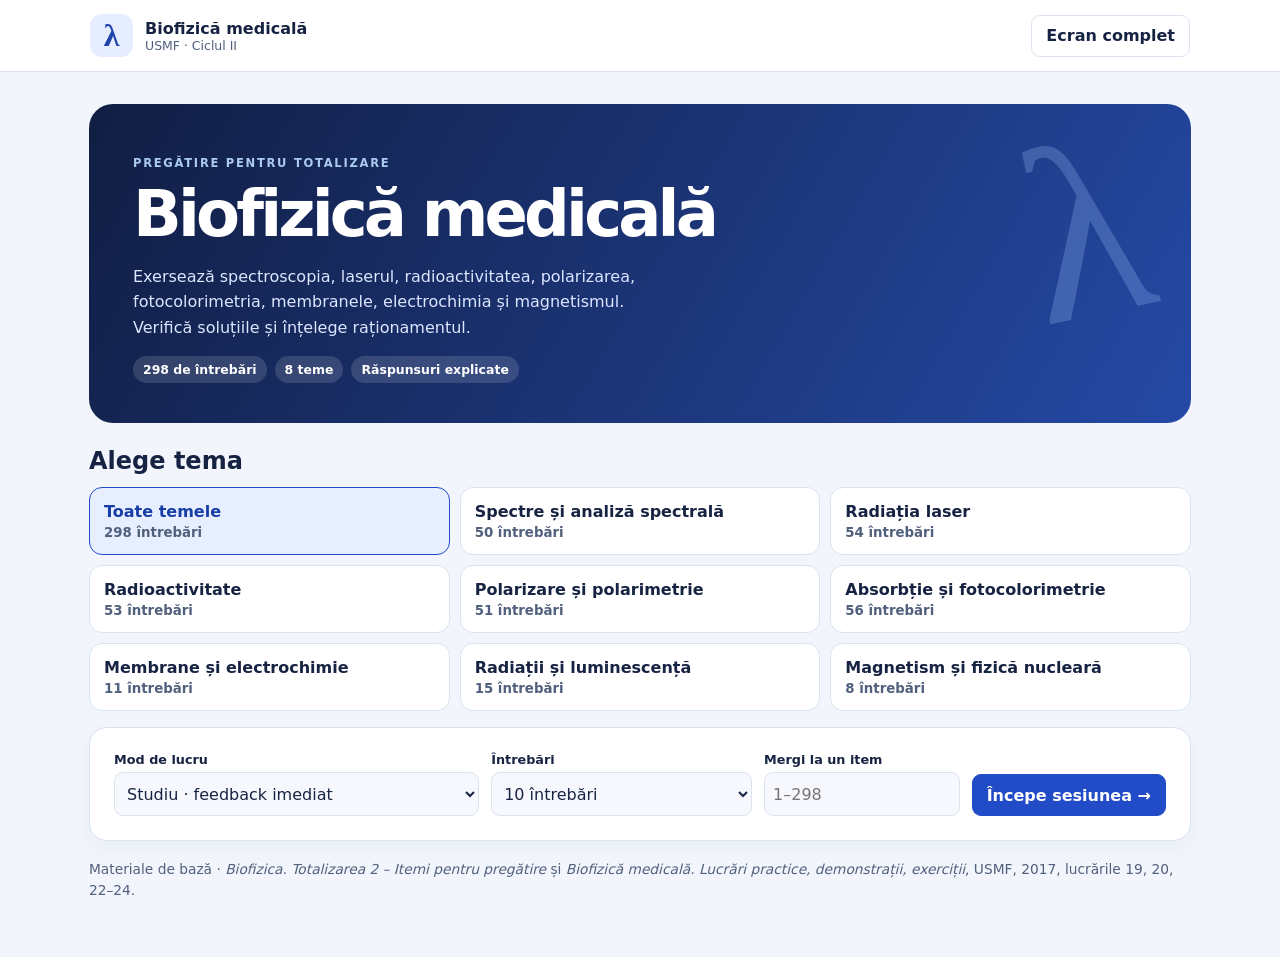
<file: index.html>
<!doctype html>
<html lang="ro">
<head>
<meta charset="utf-8">
<meta name="viewport" content="width=device-width,initial-scale=1">
<title>Biofizică medicală · Ciclul II</title>
<link rel="stylesheet" href="style.css">
<script src="items.js" defer></script>
<script src="quiz.js" defer></script>
</head>
<body>
<header class="top"><div class="brand"><span class="mark" aria-hidden="true">λ</span><span>Biofizică medicală<small>USMF · Ciclul II</small></span></div><button id="full" class="minor">Ecran complet</button></header>
<main>
<section id="home">
<div class="hero"><div class="orbit" aria-hidden="true">λ</div><div class="hero-copy"><p class="eyebrow">PREGĂTIRE PENTRU TOTALIZARE</p><h1>Biofizică medicală</h1><p>Exersează spectroscopia, laserul, radioactivitatea, polarizarea, fotocolorimetria, membranele, electrochimia și magnetismul. Verifică soluțiile și înțelege raționamentul.</p><div class="meta"><span>298 de întrebări</span><span>8 teme</span><span>Răspunsuri explicate</span></div></div></div>
<div class="section-title"><h2>Alege tema</h2><span id="history"></span></div>
<div id="topics" class="topics" aria-label="Teme"></div>
<div class="start card">
<div class="field"><label for="mode">Mod de lucru</label><select id="mode"><option value="study">Studiu · feedback imediat</option><option value="exam">Simulare · feedback la final</option></select></div>
<div class="field"><label for="size">Întrebări</label><select id="size"><option value="10">10 întrebări</option><option value="25">25 de întrebări</option><option value="all">Toate din temă</option></select></div>
<div class="field"><label for="item">Mergi la un item</label><input id="item" type="number" min="1" max="298" placeholder="1–298"></div>
<button id="start" class="primary">Începe sesiunea →</button>
</div>
<p class="sources">Materiale de bază · <cite>Biofizica. Totalizarea 2 – Itemi pentru pregătire</cite> și <cite>Biofizică medicală. Lucrări practice, demonstrații, exerciții</cite>, USMF, 2017, lucrările 19, 20, 22–24.</p>
</section>
<section id="session" hidden>
<div class="section-title"><button class="minor" id="home-back">← Teme</button><span id="position"></span></div>
<progress id="progress" max="100" value="0" aria-label="Progresul sesiunii"></progress>
<article class="card question">
<div class="tags"><span id="topic"></span><span id="original"></span></div>
<h2 id="question" tabindex="-1"></h2>
<img id="figure" alt="Figura din fișa de itemi" hidden>
<form id="options"></form>
<div id="feedback" role="status" hidden></div>
<div class="actions"><button id="back" class="minor">← Înapoi</button><div><button id="check" class="minor">Verifică</button><button id="next" class="primary">Următoarea →</button></div></div>
</article>
</section>
<section id="results" hidden>
<div class="section-title"><button class="minor" id="result-home">← Teme</button></div>
<div class="card summary"><p class="eyebrow">REZULTATUL SESIUNII</p><h2 id="score" tabindex="-1"></h2><p id="score-detail"></p><div class="actions"><button id="retry" class="primary">Reia itemii greșiți</button><label><input id="only-errors" type="checkbox"> Afișează doar greșelile</label></div></div>
<div id="review"></div>
</section>
</main>
</body>
</html>
</file>
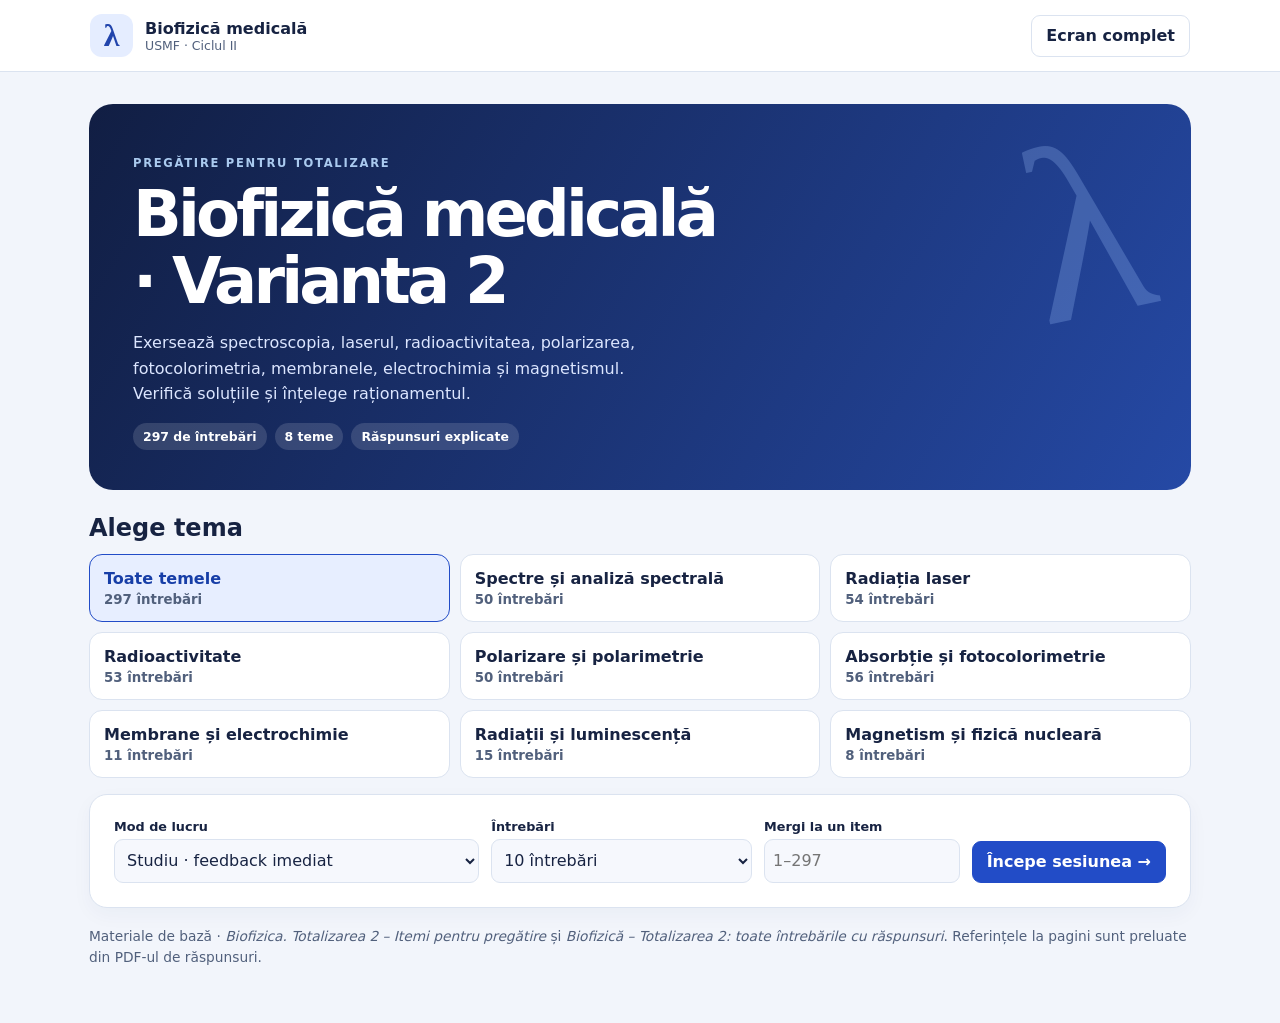
<file: raspunsuri/index.html>
<!doctype html>
<html lang="ro">
<head>
<meta charset="utf-8">
<meta name="viewport" content="width=device-width,initial-scale=1">
<title>Biofizică medicală · Varianta 2</title>
<link rel="stylesheet" href="../style.css">
<script src="items.js" defer></script>
<script src="quiz.js" defer></script>
</head>
<body>
<header class="top"><div class="brand"><span class="mark" aria-hidden="true">λ</span><span>Biofizică medicală<small>USMF · Ciclul II</small></span></div><button id="full" class="minor">Ecran complet</button></header>
<main>
<section id="home">
<div class="hero"><div class="orbit" aria-hidden="true">λ</div><div class="hero-copy"><p class="eyebrow">PREGĂTIRE PENTRU TOTALIZARE</p><h1>Biofizică medicală · Varianta 2</h1><p>Exersează spectroscopia, laserul, radioactivitatea, polarizarea, fotocolorimetria, membranele, electrochimia și magnetismul. Verifică soluțiile și înțelege raționamentul.</p><div class="meta"><span>297 de întrebări</span><span>8 teme</span><span>Răspunsuri explicate</span></div></div></div>
<div class="section-title"><h2>Alege tema</h2><span id="history"></span></div>
<div id="topics" class="topics" aria-label="Teme"></div>
<div class="start card">
<div class="field"><label for="mode">Mod de lucru</label><select id="mode"><option value="study">Studiu · feedback imediat</option><option value="exam">Simulare · feedback la final</option></select></div>
<div class="field"><label for="size">Întrebări</label><select id="size"><option value="10">10 întrebări</option><option value="25">25 de întrebări</option><option value="all">Toate din temă</option></select></div>
<div class="field"><label for="item">Mergi la un item</label><input id="item" type="number" min="1" max="297" placeholder="1–297"></div>
<button id="start" class="primary">Începe sesiunea →</button>
</div>
<p class="sources">Materiale de bază · <cite>Biofizica. Totalizarea 2 – Itemi pentru pregătire</cite> și <cite>Biofizică – Totalizarea 2: toate întrebările cu răspunsuri</cite>. Referințele la pagini sunt preluate din PDF-ul de răspunsuri.</p>
</section>
<section id="session" hidden>
<div class="section-title"><button class="minor" id="home-back">← Teme</button><span id="position"></span></div>
<progress id="progress" max="100" value="0" aria-label="Progresul sesiunii"></progress>
<article class="card question">
<div class="tags"><span id="topic"></span><span id="original"></span></div>
<h2 id="question" tabindex="-1"></h2>
<img id="figure" alt="Figura din fișa de itemi" hidden>
<form id="options"></form>
<div id="feedback" role="status" hidden></div>
<div class="actions"><button id="back" class="minor">← Înapoi</button><div><button id="check" class="minor">Verifică</button><button id="next" class="primary">Următoarea →</button></div></div>
</article>
</section>
<section id="results" hidden>
<div class="section-title"><button class="minor" id="result-home">← Teme</button></div>
<div class="card summary"><p class="eyebrow">REZULTATUL SESIUNII</p><h2 id="score" tabindex="-1"></h2><p id="score-detail"></p><div class="actions"><button id="retry" class="primary">Reia itemii greșiți</button><label><input id="only-errors" type="checkbox"> Afișează doar greșelile</label></div></div>
<div id="review"></div>
</section>
</main>
</body>
</html>
</file>
<file: style.css>
:root{font-family:Inter,system-ui,sans-serif;background:#f2f5fb;color:#172342;--ink:#172342;--muted:#51607c;--line:#dbe3f0;--accent:#224cc7;--paper:#fff}*{box-sizing:border-box}[hidden]{display:none!important}body{margin:0}button,select,input{font:inherit}button{cursor:pointer}button:disabled{opacity:.45;cursor:default}button:focus-visible,select:focus-visible,input:focus-visible{outline:3px solid #7c9dff;outline-offset:2px}.top{min-height:72px;background:var(--paper);border-bottom:1px solid var(--line);display:flex;justify-content:space-between;align-items:center;padding:12px max(4vw,calc((100vw - 1100px)/2))}.brand{display:flex;align-items:center;gap:12px;font-weight:800}.brand small{display:block;font-weight:500;color:var(--muted);font-size:.78rem}.mark{background:#e5edff;color:#2144ac;border-radius:12px;display:grid;place-items:center;width:43px;height:43px;font:700 32px Georgia,serif}main{max-width:1150px;margin:auto;padding:32px 24px 56px}.hero{position:relative;overflow:hidden;background:linear-gradient(120deg,#111e43,#2549a5);color:white;border-radius:24px;padding:40px 44px}.hero-copy{position:relative;max-width:620px}.hero h1{font-size:clamp(2.1rem,5vw,4.1rem);line-height:1.04;letter-spacing:-.06em;margin:10px 0 16px}.hero p:not(.eyebrow){line-height:1.6;color:#dce6ff;max-width:520px}.eyebrow{font-size:.72rem;font-weight:800;letter-spacing:.15em}.hero .eyebrow{color:#aacaef}.orbit{user-select:none;position:absolute;color:#a2c6ff40;font:250px Georgia,serif;right:45px;top:-17px;transform:rotate(-12deg)}.meta,.tags{display:flex;flex-wrap:wrap;gap:8px}.meta span,.tags span{border-radius:100px;padding:6px 10px;font-size:.78rem;font-weight:700}.meta span{background:#ffffff23}.tags span{background:#e9efff;color:#28469e}.section-title{display:flex;justify-content:space-between;align-items:center;gap:10px;margin:24px 0 12px}.section-title h2{margin:0}.section-title span,.sources{color:var(--muted);font-size:.86rem}.topics{display:grid;grid-template-columns:repeat(3,1fr);gap:10px;margin-bottom:16px}.topic-button{background:white;color:var(--ink);border:1px solid var(--line);border-radius:13px;padding:14px;text-align:left;font-weight:700}.topic-button small{display:block;color:var(--muted);margin-top:4px}.topic-button[aria-pressed=true]{border-color:var(--accent);background:#e7eeff;color:#173ea7}.card{background:white;border:1px solid var(--line);border-radius:18px;padding:24px;box-shadow:0 7px 20px #263b5e0a}.start{display:grid;grid-template-columns:1.4fr 1fr .75fr auto;align-items:end;gap:12px}.field label{display:block;font-size:.8rem;font-weight:700;margin-bottom:5px}.field input,.field select{width:100%;min-height:44px;border:1px solid var(--line);border-radius:9px;background:#f6f8fd;padding:8px;color:var(--ink)}.minor,.primary{border:1px solid var(--line);border-radius:9px;background:white;color:var(--ink);min-height:42px;padding:9px 14px;font-weight:700}.primary{background:var(--accent);color:white;border-color:var(--accent)}.primary:hover{background:#173991}.minor:hover{background:#eef3ff}#session,#results{max-width:850px;margin:auto}#session .section-title,#results .section-title{margin-top:0}progress{width:100%;height:10px;accent-color:var(--accent);margin-bottom:12px}.question h2{font-size:clamp(1.2rem,3.4vw,1.75rem);line-height:1.33}.question img,.review-image{max-width:100%;max-height:275px;object-fit:contain;display:block;margin:12px auto;border:1px solid var(--line);border-radius:8px}.choice{display:flex;align-items:baseline;gap:10px;padding:12px;margin:8px 0;border:1px solid var(--line);border-radius:9px;background:#f8faff;cursor:pointer}.choice:has(input:checked){border-color:#5578d3;background:#edf2ff}.choice.correct{border-color:#65ae91;background:#e9f7ee}.choice.wrong{border-color:#da9b94;background:#fff0ee}.choice input{accent-color:var(--accent)}.actions{display:flex;justify-content:space-between;align-items:center;gap:8px;flex-wrap:wrap;margin-top:16px}.actions div{display:flex;gap:8px}#feedback{border-radius:10px;background:#edf5ff;padding:14px;margin-top:14px;line-height:1.5}.summary h2{font-size:2rem;margin:6px 0}.review-item{margin-top:10px}.review-item summary{cursor:pointer;font-weight:700}.answer-note{color:#165b42}.review-item p{line-height:1.48}.sources{line-height:1.5;margin:18px 0 0}@media(max-width:740px){.start,.topics{grid-template-columns:1fr 1fr}.hero{padding:30px}.orbit{right:5px}}@media(max-width:440px){main{padding:18px 12px}.start{grid-template-columns:1fr}.card{padding:15px}.hero{padding:24px 18px}.topic-button{padding:10px}}
</file>
